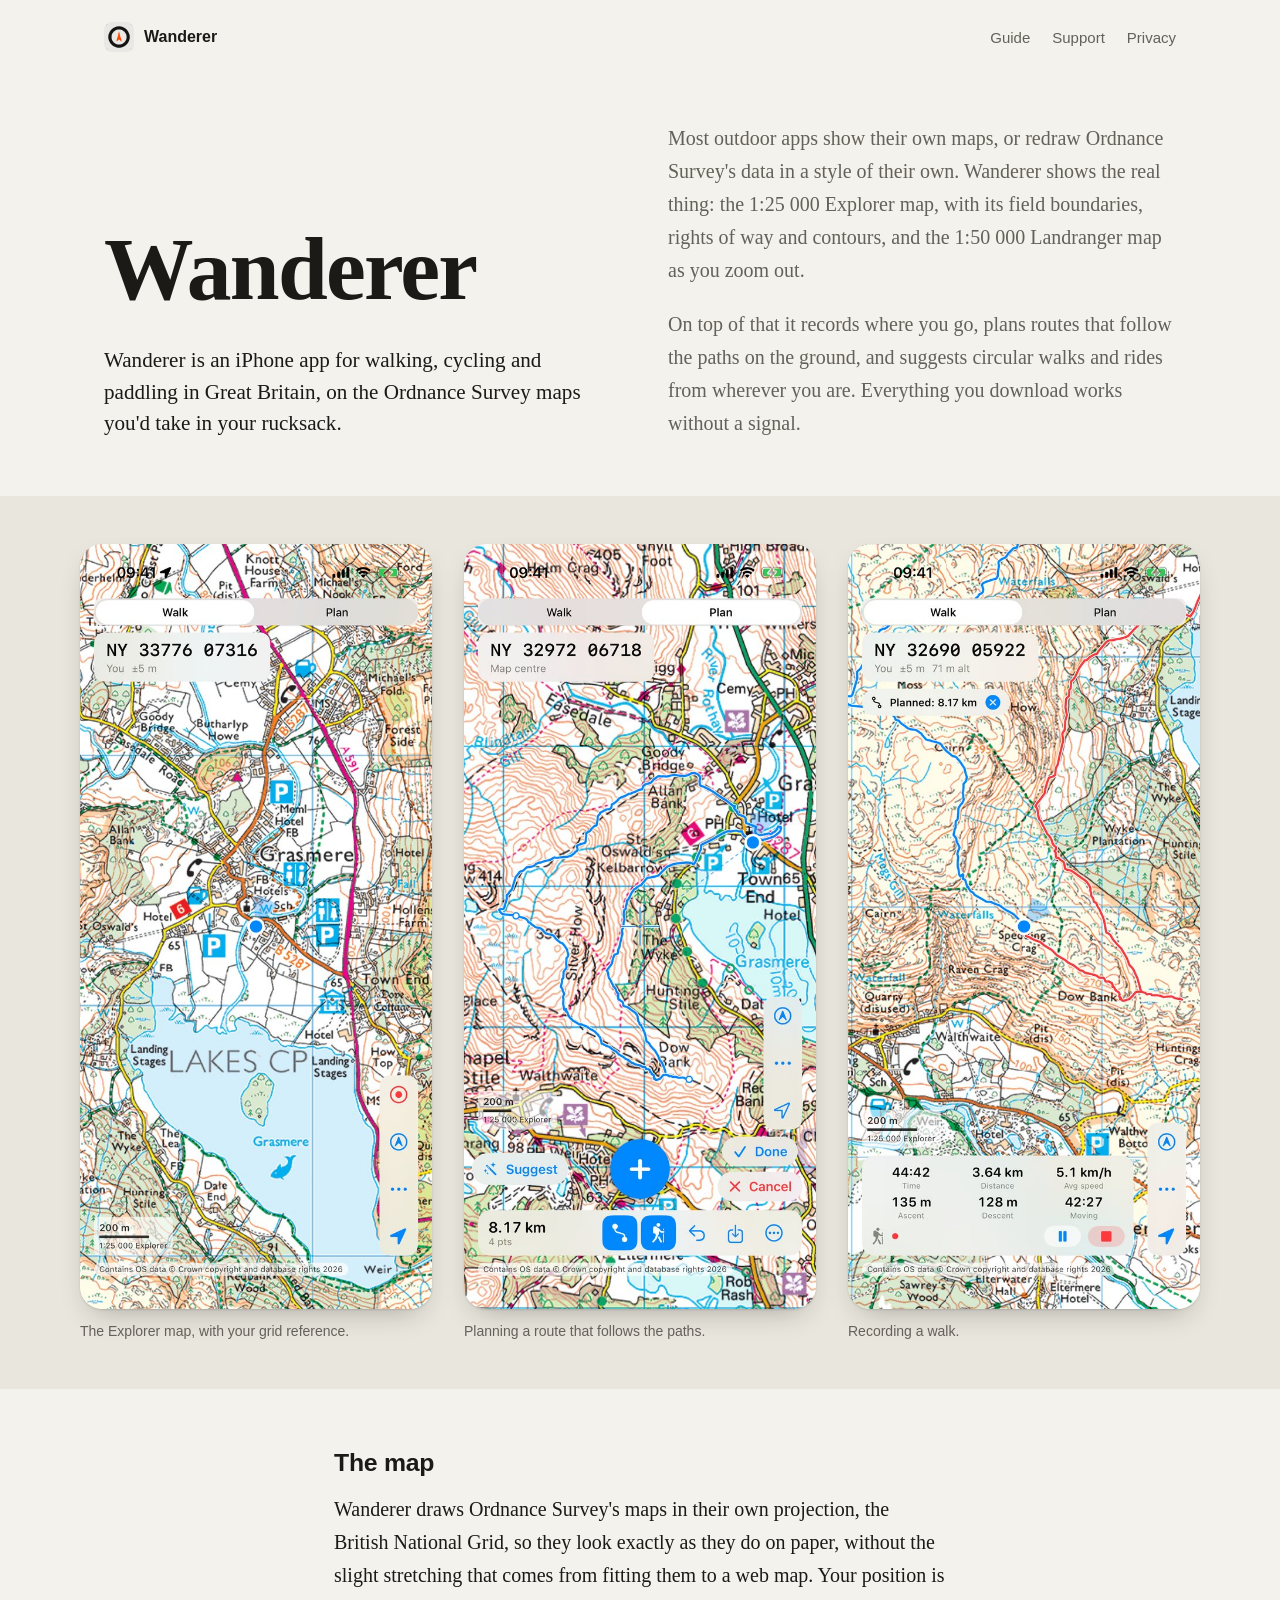
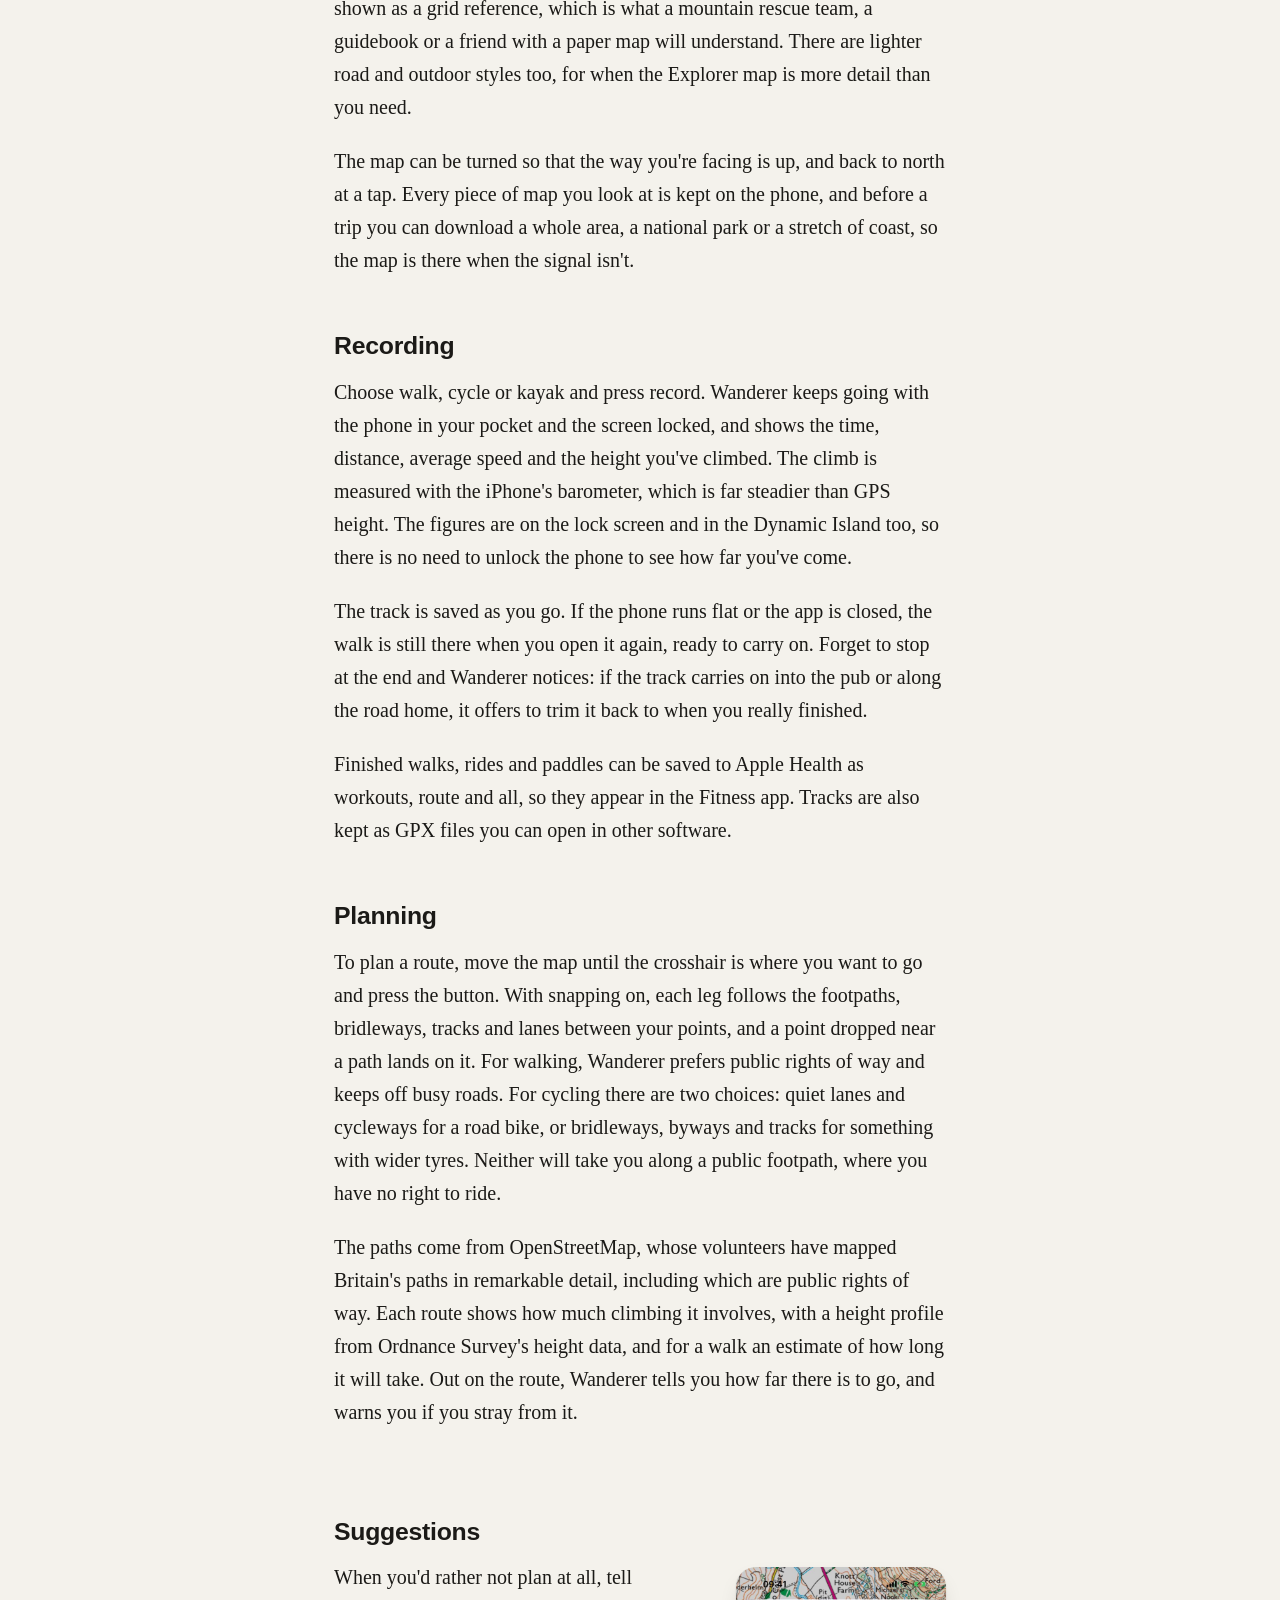
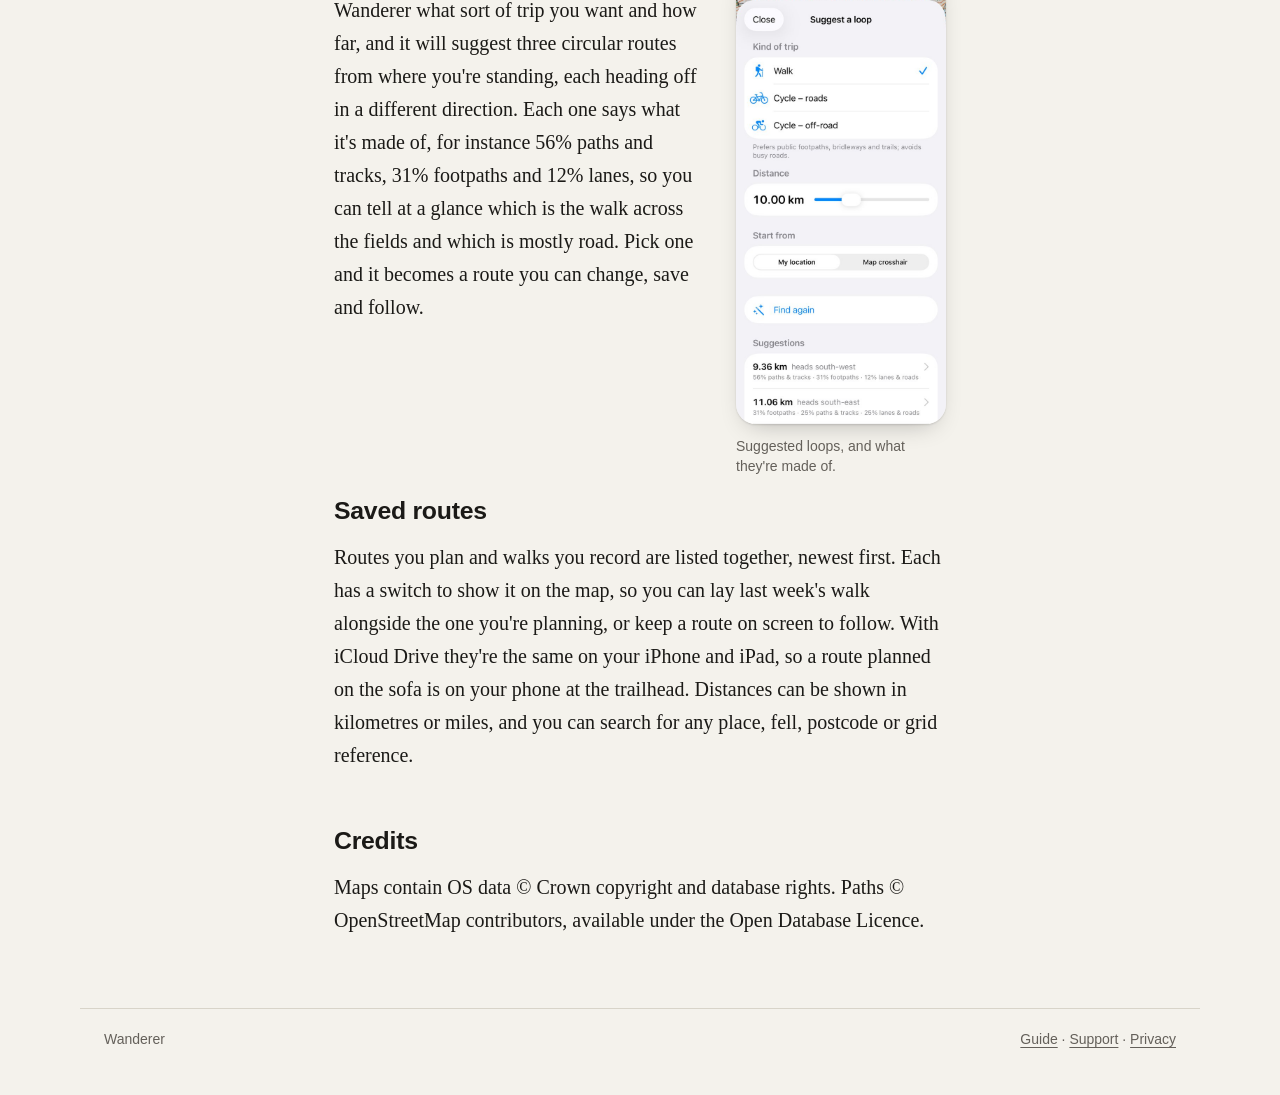
<file: index.html>
<!doctype html>
<html lang="en-GB">
<head>
<meta charset="utf-8">
<meta name="viewport" content="width=device-width, initial-scale=1, viewport-fit=cover">
<title>Wanderer</title>
<meta name="description" content="An iPhone app for walking, cycling and paddling on Ordnance Survey Explorer and Landranger maps, with track recording, route planning that follows real paths, and suggested circular routes.">
<link rel="icon" href="img/icon.png">
<link rel="apple-touch-icon" href="img/apple-touch-icon.png">
<link rel="stylesheet" href="site.css">
</head>
<body>
<header class="site gutter">
  <a class="name" href="./"><img src="img/icon.png" alt="" width="30" height="30">Wanderer</a>
  <nav><a href="guide.html">Guide</a><a href="support.html">Support</a><a href="privacy.html">Privacy</a></nav>
</header>

<main>
<div class="opening gutter">
  <div>
    <h1>Wanderer</h1>
    <p class="lead">Wanderer is an iPhone app for walking, cycling and paddling in Great Britain, on the Ordnance Survey maps you'd take in your rucksack.</p>
  </div>
  <div class="text">
    <p>Most outdoor apps show their own maps, or redraw Ordnance Survey's data in a style of their own. Wanderer shows the real thing: the 1:25&nbsp;000 Explorer map, with its field boundaries, rights of way and contours, and the 1:50&nbsp;000 Landranger map as you zoom out.</p>
    <p>On top of that it records where you go, plans routes that follow the paths on the ground, and suggests circular walks and rides from wherever you are. Everything you download works without a signal.</p>
  </div>
</div>

<section class="screens gutter" aria-label="Screens">
  <div class="row">
    <figure><img src="img/shots/map.jpg" alt="The Explorer map around Grasmere, with a six-figure grid reference at the top." width="600" height="1304"><figcaption>The Explorer map, with your grid reference.</figcaption></figure>
    <figure><img src="img/shots/loop.jpg" alt="Plan mode: a blue route looping over the fells west of Grasmere, with the distance and the add-point button." width="600" height="1304" loading="lazy"><figcaption>Planning a route that follows the paths.</figcaption></figure>
    <figure><img src="img/shots/record.jpg" alt="A walk being recorded: a red line on the map and the time, distance, average speed and ascent." width="600" height="1304" loading="lazy"><figcaption>Recording a walk.</figcaption></figure>
  </div>
</section>

<section class="text measure gutter">
  <h2>The map</h2>
  <p>Wanderer draws Ordnance Survey's maps in their own projection, the British National Grid, so they look exactly as they do on paper, without the slight stretching that comes from fitting them to a web map. Your position is shown as a grid reference, which is what a mountain rescue team, a guidebook or a friend with a paper map will understand. There are lighter road and outdoor styles too, for when the Explorer map is more detail than you need.</p>
  <p>The map can be turned so that the way you're facing is up, and back to north at a tap. Every piece of map you look at is kept on the phone, and before a trip you can download a whole area, a national park or a stretch of coast, so the map is there when the signal isn't.</p>

  <h2>Recording</h2>
  <p>Choose walk, cycle or kayak and press record. Wanderer keeps going with the phone in your pocket and the screen locked, and shows the time, distance, average speed and the height you've climbed. The climb is measured with the iPhone's barometer, which is far steadier than GPS height. The figures are on the lock screen and in the Dynamic Island too, so there is no need to unlock the phone to see how far you've come.</p>
  <p>The track is saved as you go. If the phone runs flat or the app is closed, the walk is still there when you open it again, ready to carry on. Forget to stop at the end and Wanderer notices: if the track carries on into the pub or along the road home, it offers to trim it back to when you really finished.</p>
  <p>Finished walks, rides and paddles can be saved to Apple Health as workouts, route and all, so they appear in the Fitness app. Tracks are also kept as GPX files you can open in other software.</p>

  <h2>Planning</h2>
  <p>To plan a route, move the map until the crosshair is where you want to go and press the button. With snapping on, each leg follows the footpaths, bridleways, tracks and lanes between your points, and a point dropped near a path lands on it. For walking, Wanderer prefers public rights of way and keeps off busy roads. For cycling there are two choices: quiet lanes and cycleways for a road bike, or bridleways, byways and tracks for something with wider tyres. Neither will take you along a public footpath, where you have no right to ride.</p>
  <p>The paths come from OpenStreetMap, whose volunteers have mapped Britain's paths in remarkable detail, including which are public rights of way. Each route shows how much climbing it involves, with a height profile from Ordnance Survey's height data, and for a walk an estimate of how long it will take. Out on the route, Wanderer tells you how far there is to go, and warns you if you stray from it.</p>
</section>

<section class="text measure gutter">
  <h2>Suggestions</h2>
  <figure class="aside-shot"><img src="img/shots/suggest.jpg" alt="Suggest a loop: walk, 10 km, from my location, with suggested loops listed with what they're made of." width="600" height="1304" loading="lazy"><figcaption>Suggested loops, and what they're made of.</figcaption></figure>
  <p>When you'd rather not plan at all, tell Wanderer what sort of trip you want and how far, and it will suggest three circular routes from where you're standing, each heading off in a different direction. Each one says what it's made of, for instance 56% paths and tracks, 31% footpaths and 12% lanes, so you can tell at a glance which is the walk across the fields and which is mostly road. Pick one and it becomes a route you can change, save and follow.</p>

  <h2>Saved routes</h2>
  <p>Routes you plan and walks you record are listed together, newest first. Each has a switch to show it on the map, so you can lay last week's walk alongside the one you're planning, or keep a route on screen to follow. With iCloud Drive they're the same on your iPhone and iPad, so a route planned on the sofa is on your phone at the trailhead. Distances can be shown in kilometres or miles, and you can search for any place, fell, postcode or grid reference.</p>

  <h2>Credits</h2>
  <p>Maps contain OS data © Crown copyright and database rights. Paths © OpenStreetMap contributors, available under the Open Database Licence.</p>
</section>
</main>

<footer class="gutter"><span>Wanderer</span><span><a href="guide.html">Guide</a> · <a href="support.html">Support</a> · <a href="privacy.html">Privacy</a></span></footer>
</body>
</html>
</file>
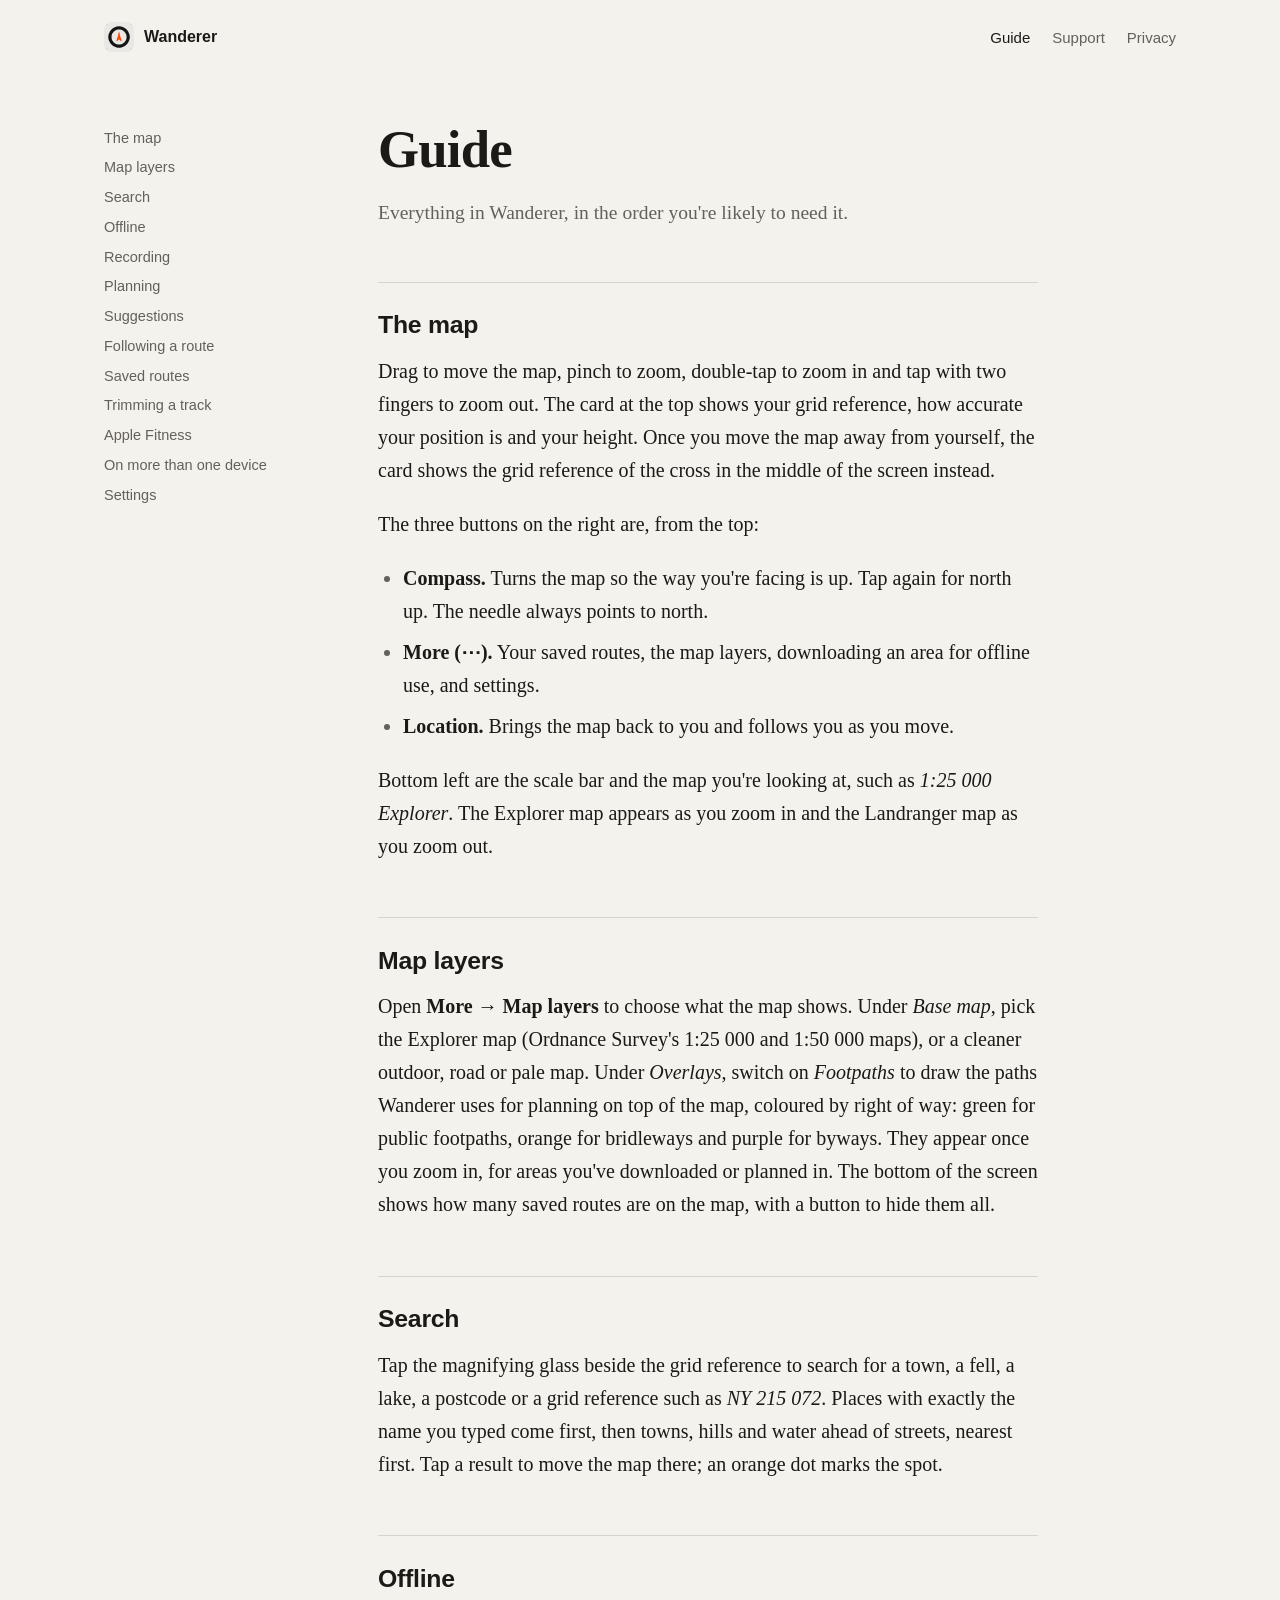
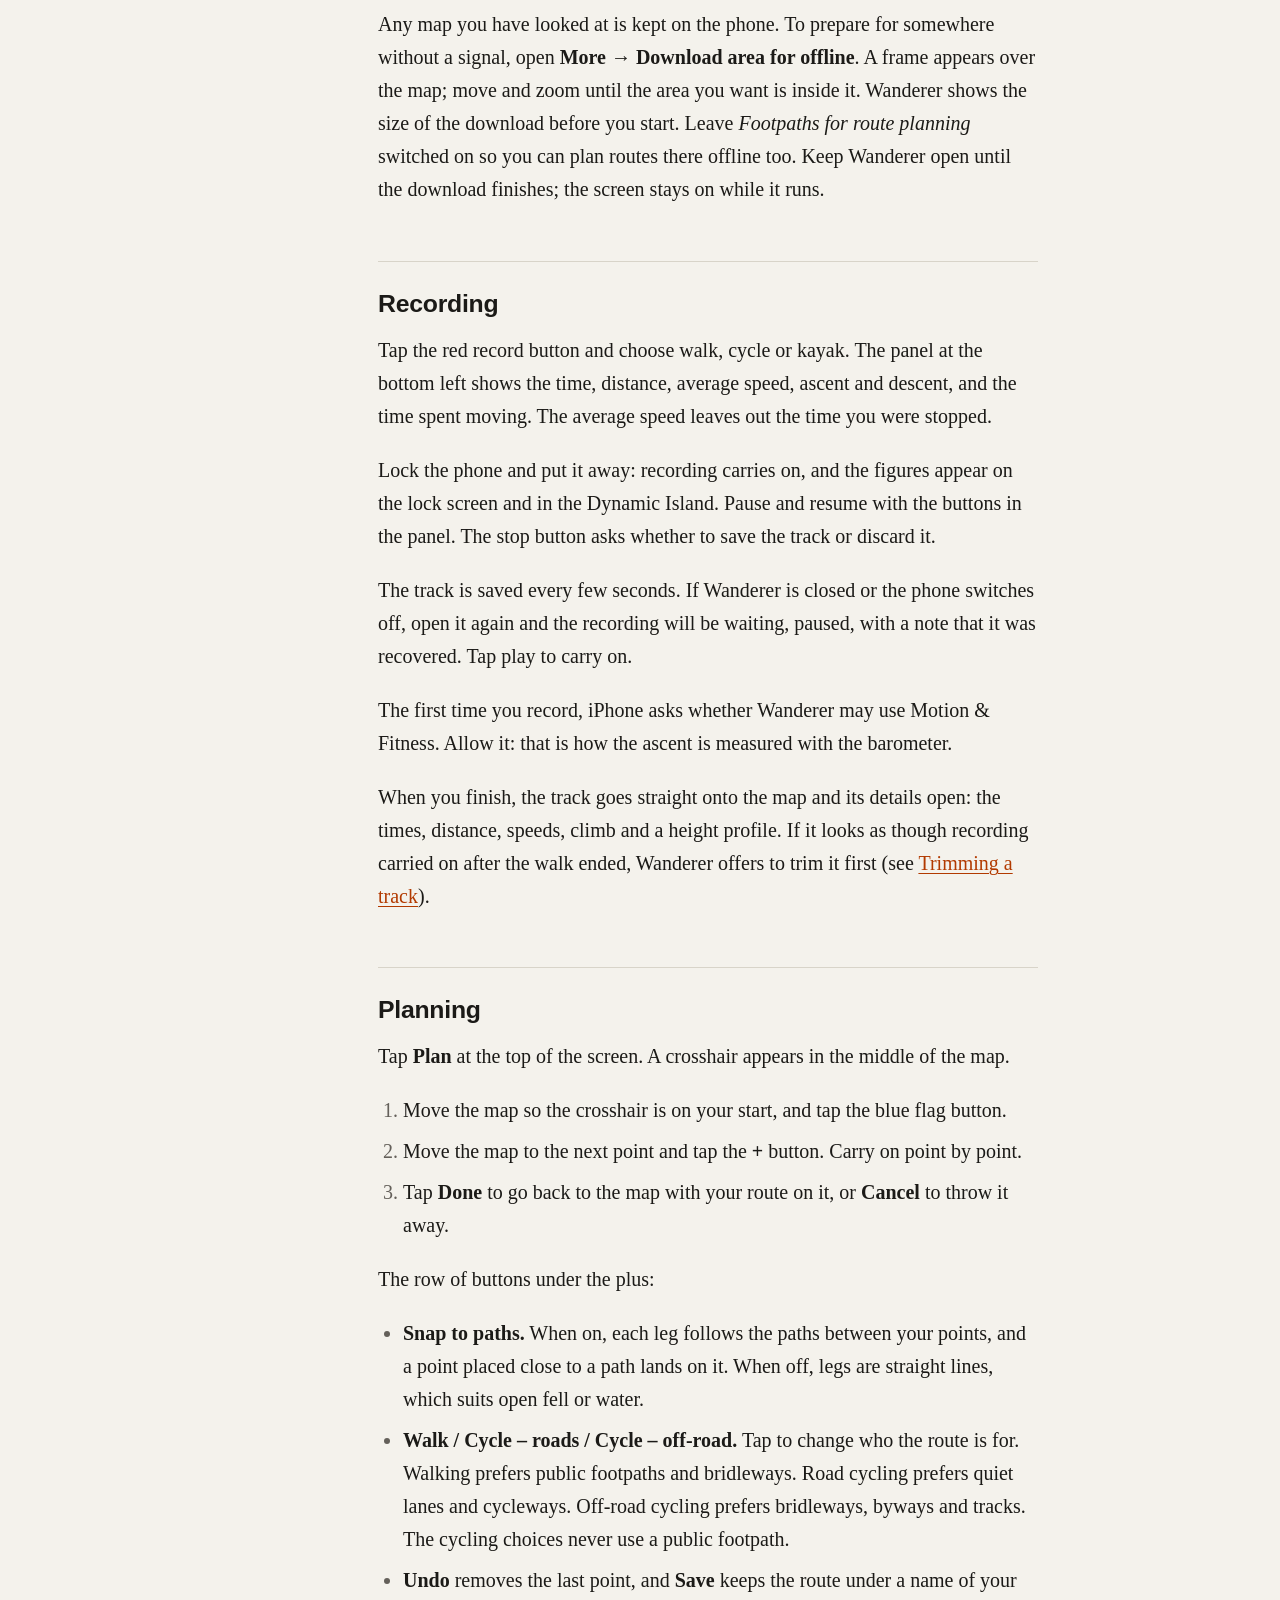
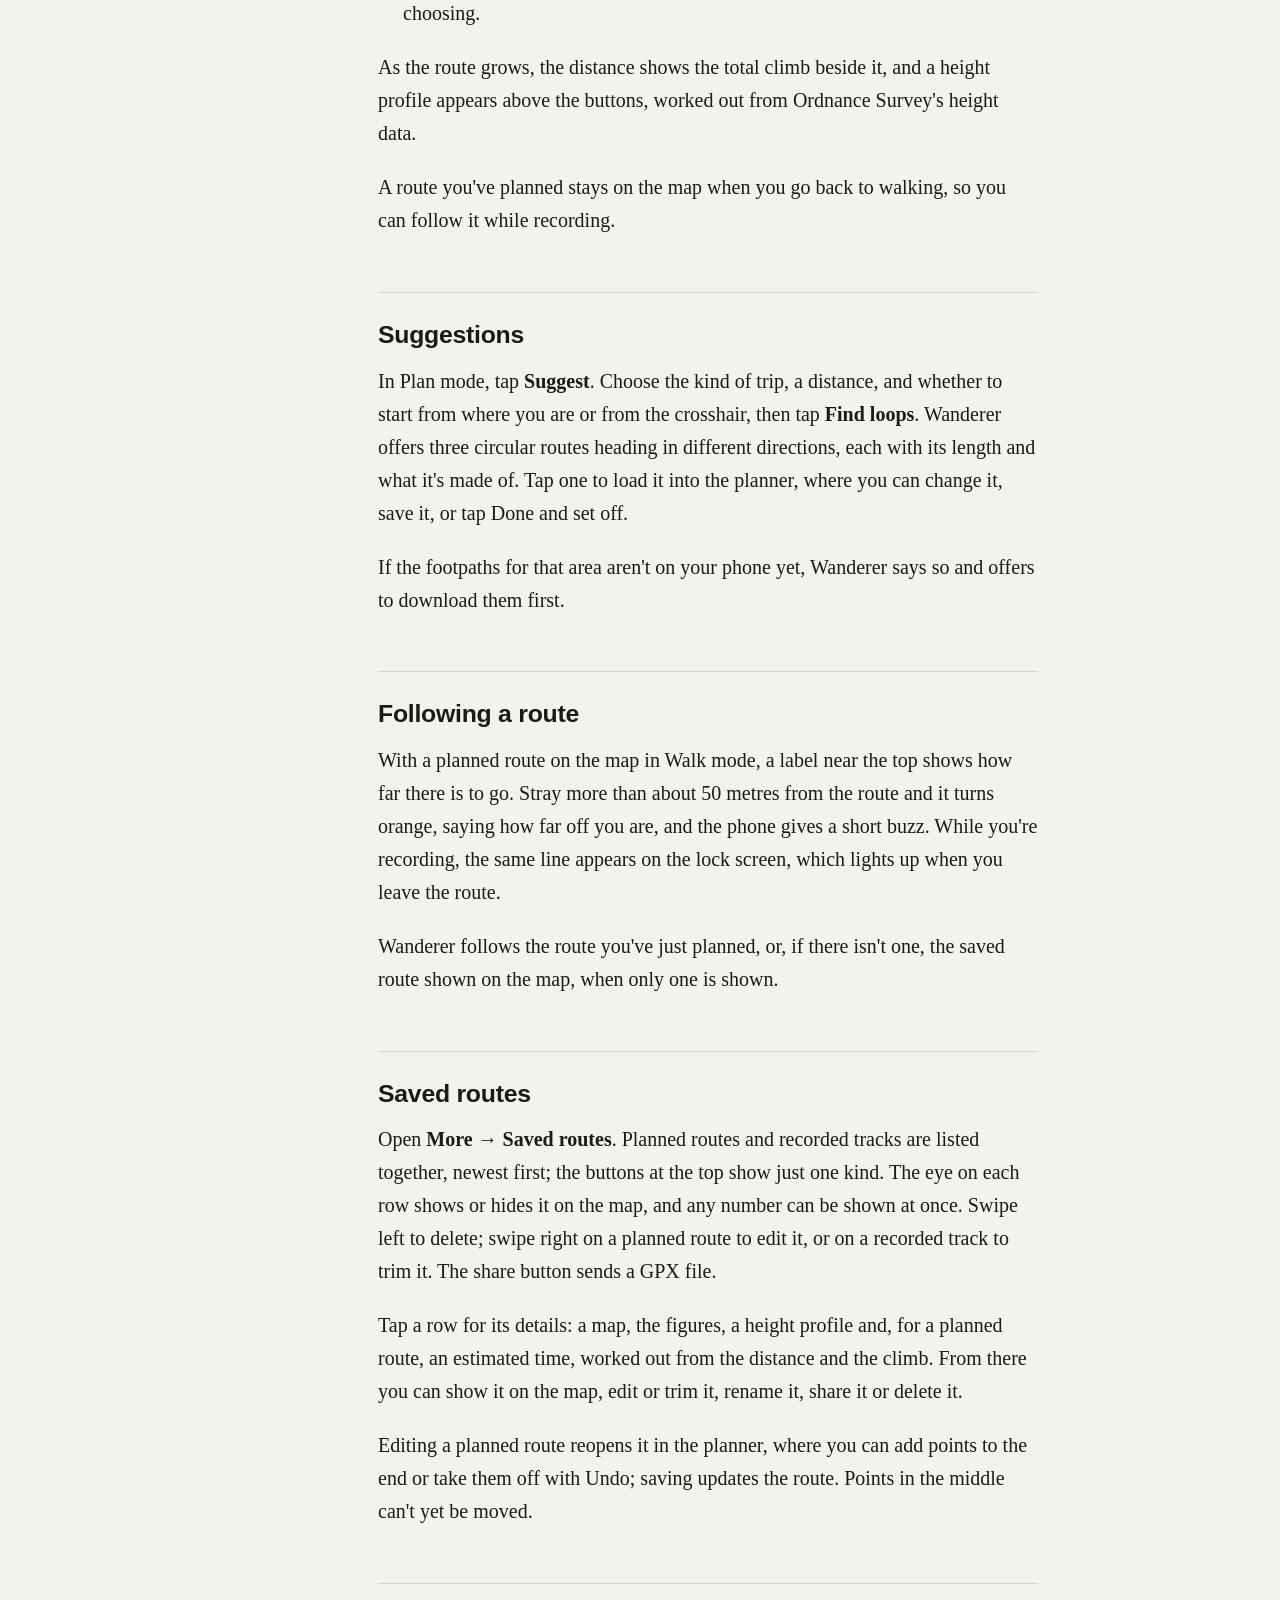
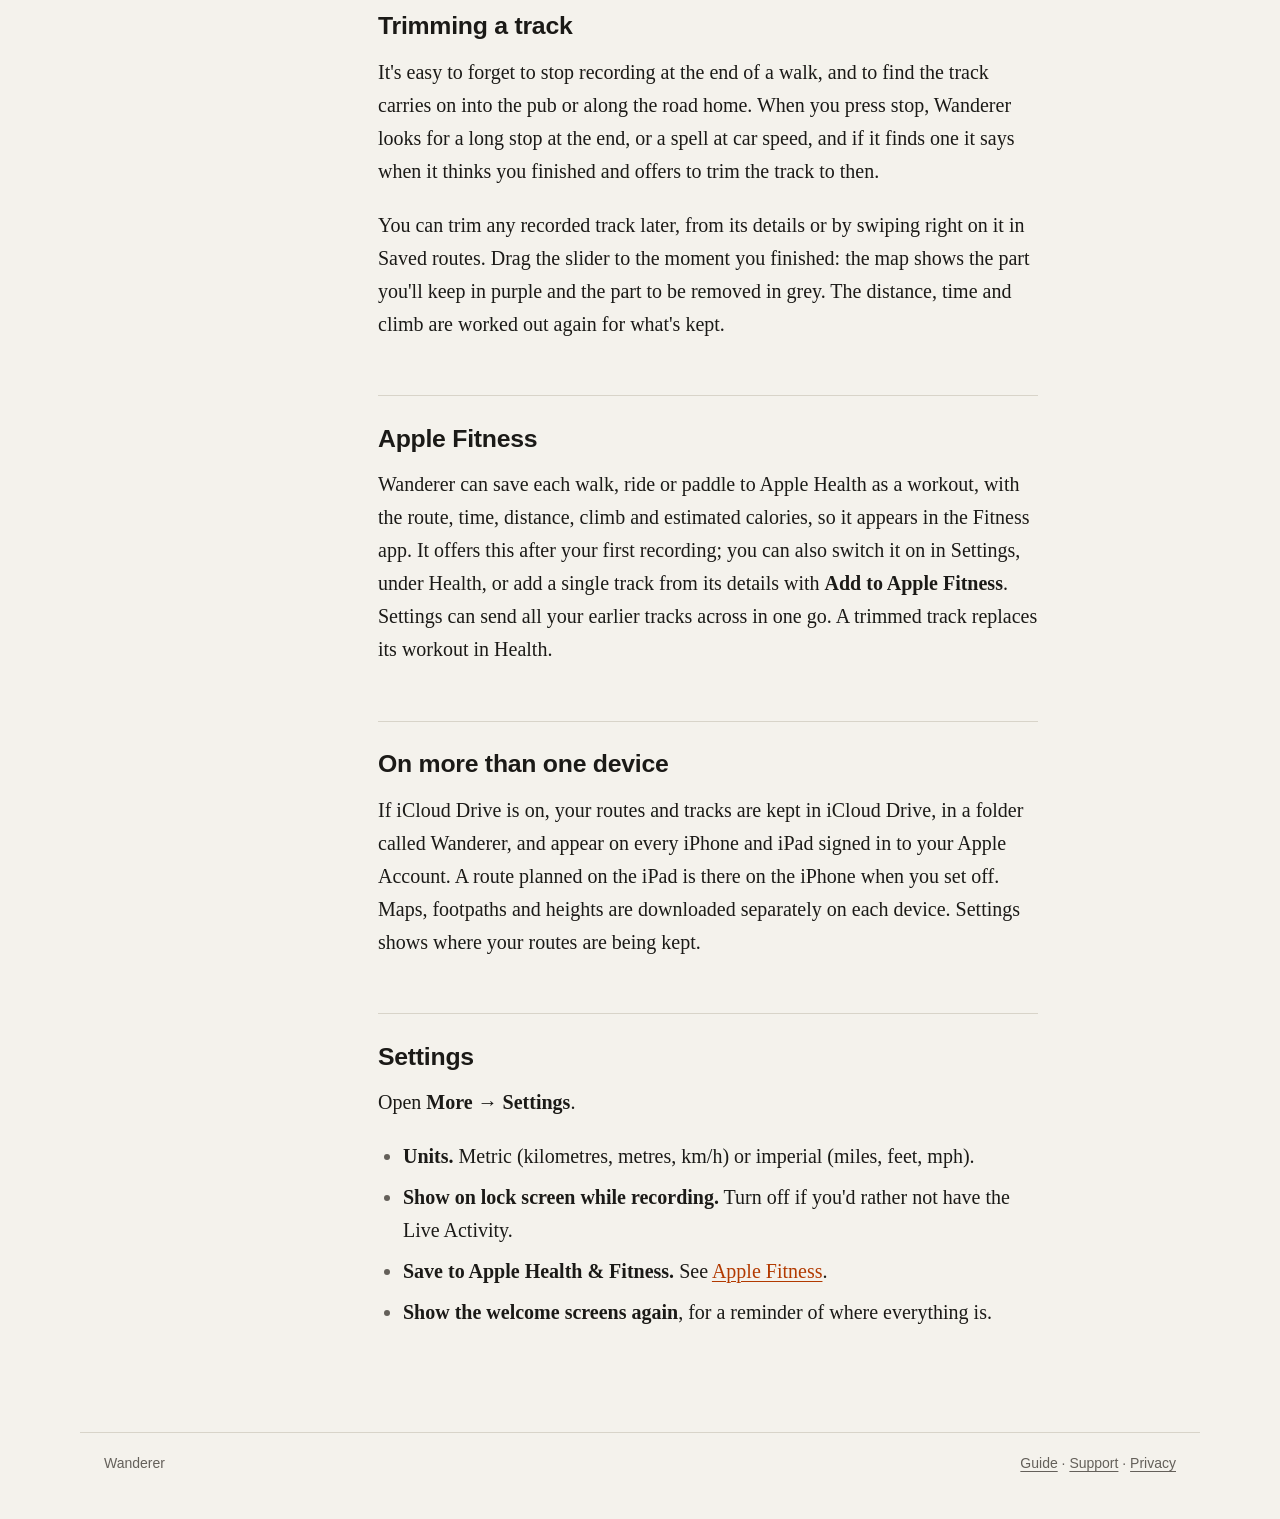
<file: guide.html>
<!doctype html>
<html lang="en-GB">
<head>
<meta charset="utf-8">
<meta name="viewport" content="width=device-width, initial-scale=1, viewport-fit=cover">
<title>Guide · Wanderer</title>
<meta name="description" content="How to use Wanderer: the map, map layers, offline areas, recording, planning, suggested loops, saved routes and settings.">
<link rel="icon" href="img/icon.png">
<link rel="apple-touch-icon" href="img/apple-touch-icon.png">
<link rel="stylesheet" href="site.css">
</head>
<body>
<header class="site gutter">
  <a class="name" href="./"><img src="img/icon.png" alt="" width="30" height="30">Wanderer</a>
  <nav><a href="guide.html" aria-current="page">Guide</a><a href="support.html">Support</a><a href="privacy.html">Privacy</a></nav>
</header>

<main class="doc gutter">
  <ol class="contents">
    <li><a href="#map">The map</a></li>
    <li><a href="#layers">Map layers</a></li>
    <li><a href="#search">Search</a></li>
    <li><a href="#offline">Offline</a></li>
    <li><a href="#recording">Recording</a></li>
    <li><a href="#planning">Planning</a></li>
    <li><a href="#suggestions">Suggestions</a></li>
    <li><a href="#following">Following a route</a></li>
    <li><a href="#saved">Saved routes</a></li>
    <li><a href="#trimming">Trimming a track</a></li>
    <li><a href="#fitness">Apple Fitness</a></li>
    <li><a href="#devices">On more than one device</a></li>
    <li><a href="#settings">Settings</a></li>
  </ol>
  <article>
    <h1>Guide</h1>
    <p class="lead">Everything in Wanderer, in the order you're likely to need it.</p>

    <h2 id="map">The map</h2>
    <p>Drag to move the map, pinch to zoom, double-tap to zoom in and tap with two fingers to zoom out. The card at the top shows your grid reference, how accurate your position is and your height. Once you move the map away from yourself, the card shows the grid reference of the cross in the middle of the screen instead.</p>
    <p>The three buttons on the right are, from the top:</p>
    <ul>
      <li><strong>Compass.</strong> Turns the map so the way you're facing is up. Tap again for north up. The needle always points to north.</li>
      <li><strong>More (⋯).</strong> Your saved routes, the map layers, downloading an area for offline use, and settings.</li>
      <li><strong>Location.</strong> Brings the map back to you and follows you as you move.</li>
    </ul>
    <p>Bottom left are the scale bar and the map you're looking at, such as <em>1:25 000 Explorer</em>. The Explorer map appears as you zoom in and the Landranger map as you zoom out.</p>

    <h2 id="layers">Map layers</h2>
    <p>Open <strong>More → Map layers</strong> to choose what the map shows. Under <em>Base map</em>, pick the Explorer map (Ordnance Survey's 1:25 000 and 1:50 000 maps), or a cleaner outdoor, road or pale map. Under <em>Overlays</em>, switch on <em>Footpaths</em> to draw the paths Wanderer uses for planning on top of the map, coloured by right of way: green for public footpaths, orange for bridleways and purple for byways. They appear once you zoom in, for areas you've downloaded or planned in. The bottom of the screen shows how many saved routes are on the map, with a button to hide them all.</p>

    <h2 id="search">Search</h2>
    <p>Tap the magnifying glass beside the grid reference to search for a town, a fell, a lake, a postcode or a grid reference such as <em>NY 215 072</em>. Places with exactly the name you typed come first, then towns, hills and water ahead of streets, nearest first. Tap a result to move the map there; an orange dot marks the spot.</p>

    <h2 id="offline">Offline</h2>
    <p>Any map you have looked at is kept on the phone. To prepare for somewhere without a signal, open <strong>More → Download area for offline</strong>. A frame appears over the map; move and zoom until the area you want is inside it. Wanderer shows the size of the download before you start. Leave <em>Footpaths for route planning</em> switched on so you can plan routes there offline too. Keep Wanderer open until the download finishes; the screen stays on while it runs.</p>

    <h2 id="recording">Recording</h2>
    <p>Tap the red record button and choose walk, cycle or kayak. The panel at the bottom left shows the time, distance, average speed, ascent and descent, and the time spent moving. The average speed leaves out the time you were stopped.</p>
    <p>Lock the phone and put it away: recording carries on, and the figures appear on the lock screen and in the Dynamic Island. Pause and resume with the buttons in the panel. The stop button asks whether to save the track or discard it.</p>
    <p>The track is saved every few seconds. If Wanderer is closed or the phone switches off, open it again and the recording will be waiting, paused, with a note that it was recovered. Tap play to carry on.</p>
    <p>The first time you record, iPhone asks whether Wanderer may use Motion &amp; Fitness. Allow it: that is how the ascent is measured with the barometer.</p>
    <p>When you finish, the track goes straight onto the map and its details open: the times, distance, speeds, climb and a height profile. If it looks as though recording carried on after the walk ended, Wanderer offers to trim it first (see <a href="#trimming">Trimming a track</a>).</p>

    <h2 id="planning">Planning</h2>
    <p>Tap <strong>Plan</strong> at the top of the screen. A crosshair appears in the middle of the map.</p>
    <ol>
      <li>Move the map so the crosshair is on your start, and tap the blue flag button.</li>
      <li>Move the map to the next point and tap the <strong>+</strong> button. Carry on point by point.</li>
      <li>Tap <strong>Done</strong> to go back to the map with your route on it, or <strong>Cancel</strong> to throw it away.</li>
    </ol>
    <p>The row of buttons under the plus:</p>
    <ul>
      <li><strong>Snap to paths.</strong> When on, each leg follows the paths between your points, and a point placed close to a path lands on it. When off, legs are straight lines, which suits open fell or water.</li>
      <li><strong>Walk / Cycle – roads / Cycle – off-road.</strong> Tap to change who the route is for. Walking prefers public footpaths and bridleways. Road cycling prefers quiet lanes and cycleways. Off-road cycling prefers bridleways, byways and tracks. The cycling choices never use a public footpath.</li>
      <li><strong>Undo</strong> removes the last point, and <strong>Save</strong> keeps the route under a name of your choosing.</li>
    </ul>
    <p>As the route grows, the distance shows the total climb beside it, and a height profile appears above the buttons, worked out from Ordnance Survey's height data.</p>
    <p>A route you've planned stays on the map when you go back to walking, so you can follow it while recording.</p>

    <h2 id="suggestions">Suggestions</h2>
    <p>In Plan mode, tap <strong>Suggest</strong>. Choose the kind of trip, a distance, and whether to start from where you are or from the crosshair, then tap <strong>Find loops</strong>. Wanderer offers three circular routes heading in different directions, each with its length and what it's made of. Tap one to load it into the planner, where you can change it, save it, or tap Done and set off.</p>
    <p>If the footpaths for that area aren't on your phone yet, Wanderer says so and offers to download them first.</p>

    <h2 id="following">Following a route</h2>
    <p>With a planned route on the map in Walk mode, a label near the top shows how far there is to go. Stray more than about 50 metres from the route and it turns orange, saying how far off you are, and the phone gives a short buzz. While you're recording, the same line appears on the lock screen, which lights up when you leave the route.</p>
    <p>Wanderer follows the route you've just planned, or, if there isn't one, the saved route shown on the map, when only one is shown.</p>

    <h2 id="saved">Saved routes</h2>
    <p>Open <strong>More → Saved routes</strong>. Planned routes and recorded tracks are listed together, newest first; the buttons at the top show just one kind. The eye on each row shows or hides it on the map, and any number can be shown at once. Swipe left to delete; swipe right on a planned route to edit it, or on a recorded track to trim it. The share button sends a GPX file.</p>
    <p>Tap a row for its details: a map, the figures, a height profile and, for a planned route, an estimated time, worked out from the distance and the climb. From there you can show it on the map, edit or trim it, rename it, share it or delete it.</p>
    <p>Editing a planned route reopens it in the planner, where you can add points to the end or take them off with Undo; saving updates the route. Points in the middle can't yet be moved.</p>

    <h2 id="trimming">Trimming a track</h2>
    <p>It's easy to forget to stop recording at the end of a walk, and to find the track carries on into the pub or along the road home. When you press stop, Wanderer looks for a long stop at the end, or a spell at car speed, and if it finds one it says when it thinks you finished and offers to trim the track to then.</p>
    <p>You can trim any recorded track later, from its details or by swiping right on it in Saved routes. Drag the slider to the moment you finished: the map shows the part you'll keep in purple and the part to be removed in grey. The distance, time and climb are worked out again for what's kept.</p>

    <h2 id="fitness">Apple Fitness</h2>
    <p>Wanderer can save each walk, ride or paddle to Apple Health as a workout, with the route, time, distance, climb and estimated calories, so it appears in the Fitness app. It offers this after your first recording; you can also switch it on in Settings, under Health, or add a single track from its details with <strong>Add to Apple Fitness</strong>. Settings can send all your earlier tracks across in one go. A trimmed track replaces its workout in Health.</p>

    <h2 id="devices">On more than one device</h2>
    <p>If iCloud Drive is on, your routes and tracks are kept in iCloud Drive, in a folder called Wanderer, and appear on every iPhone and iPad signed in to your Apple Account. A route planned on the iPad is there on the iPhone when you set off. Maps, footpaths and heights are downloaded separately on each device. Settings shows where your routes are being kept.</p>

    <h2 id="settings">Settings</h2>
    <p>Open <strong>More → Settings</strong>.</p>
    <ul>
      <li><strong>Units.</strong> Metric (kilometres, metres, km/h) or imperial (miles, feet, mph).</li>
      <li><strong>Show on lock screen while recording.</strong> Turn off if you'd rather not have the Live Activity.</li>
      <li><strong>Save to Apple Health &amp; Fitness.</strong> See <a href="#fitness">Apple Fitness</a>.</li>
      <li><strong>Show the welcome screens again</strong>, for a reminder of where everything is.</li>
    </ul>
  </article>
</main>

<footer class="gutter"><span>Wanderer</span><span><a href="guide.html">Guide</a> · <a href="support.html">Support</a> · <a href="privacy.html">Privacy</a></span></footer>
</body>
</html>
</file>
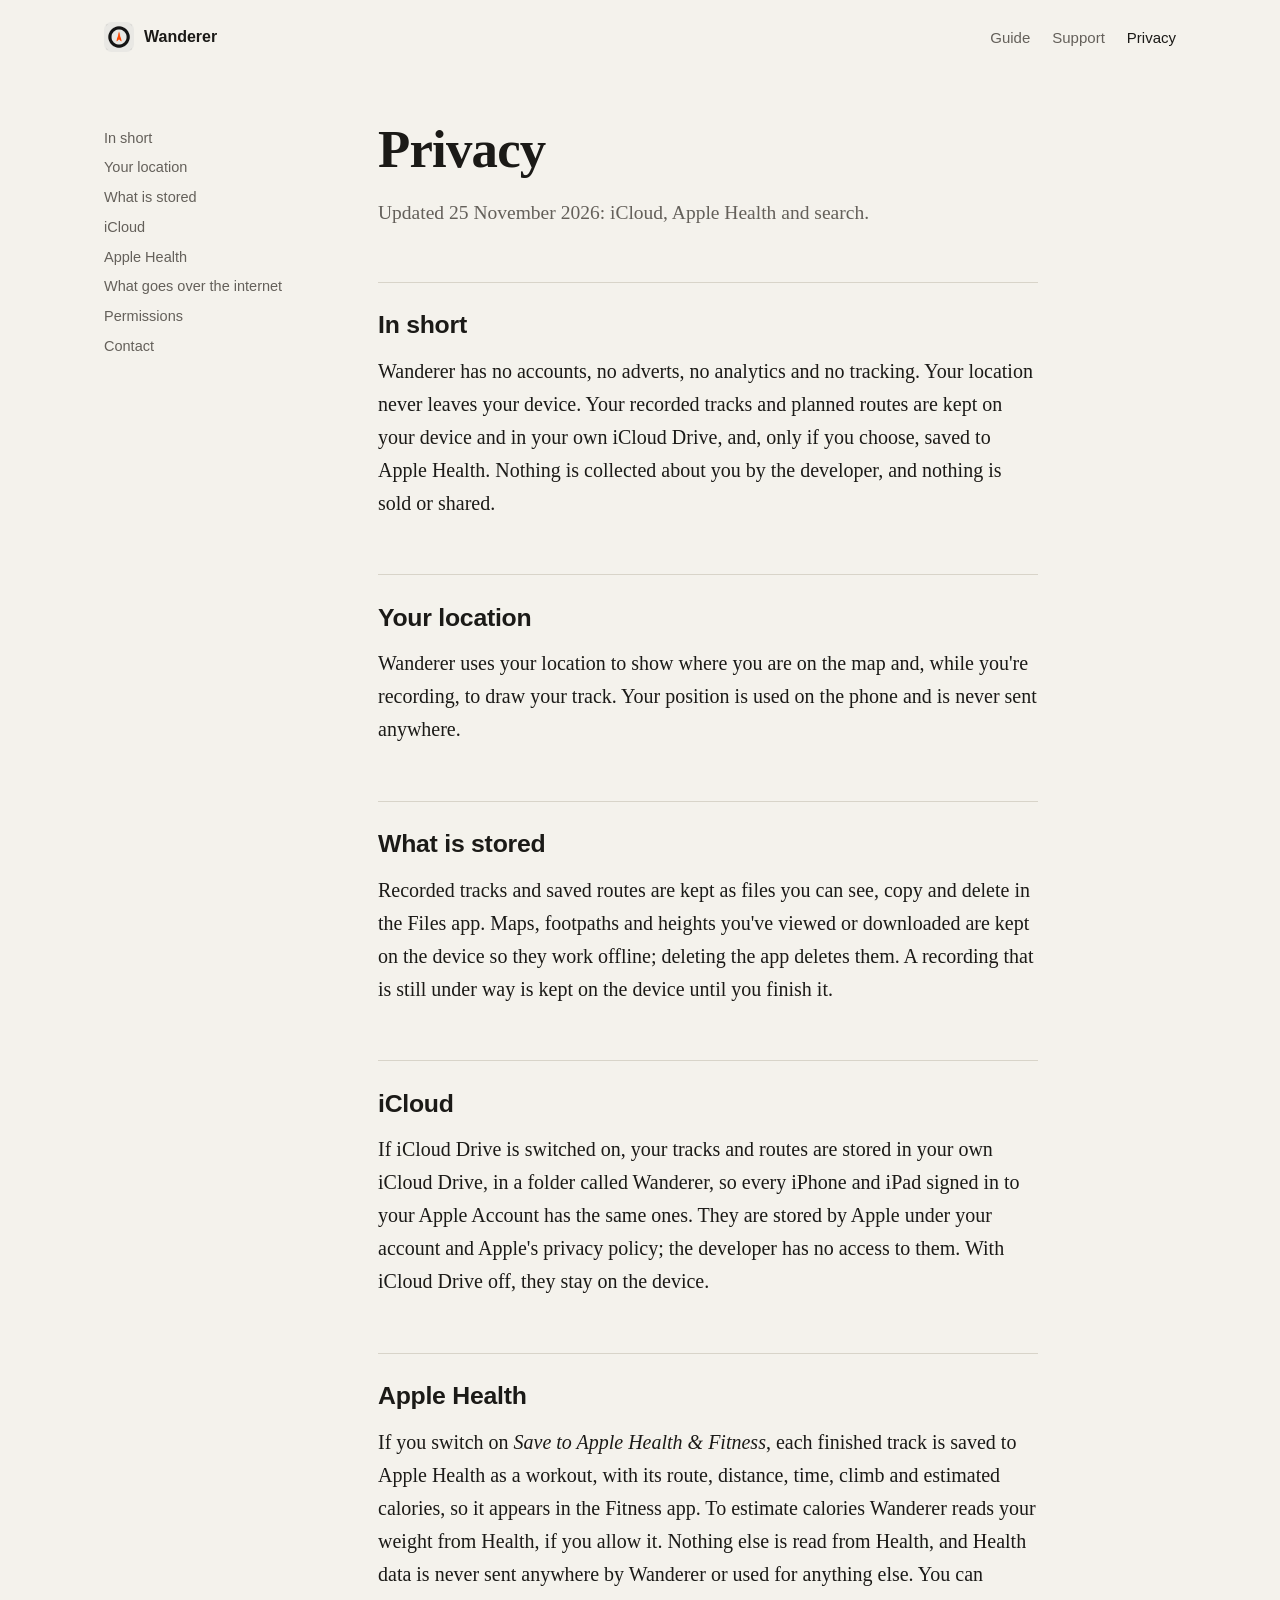
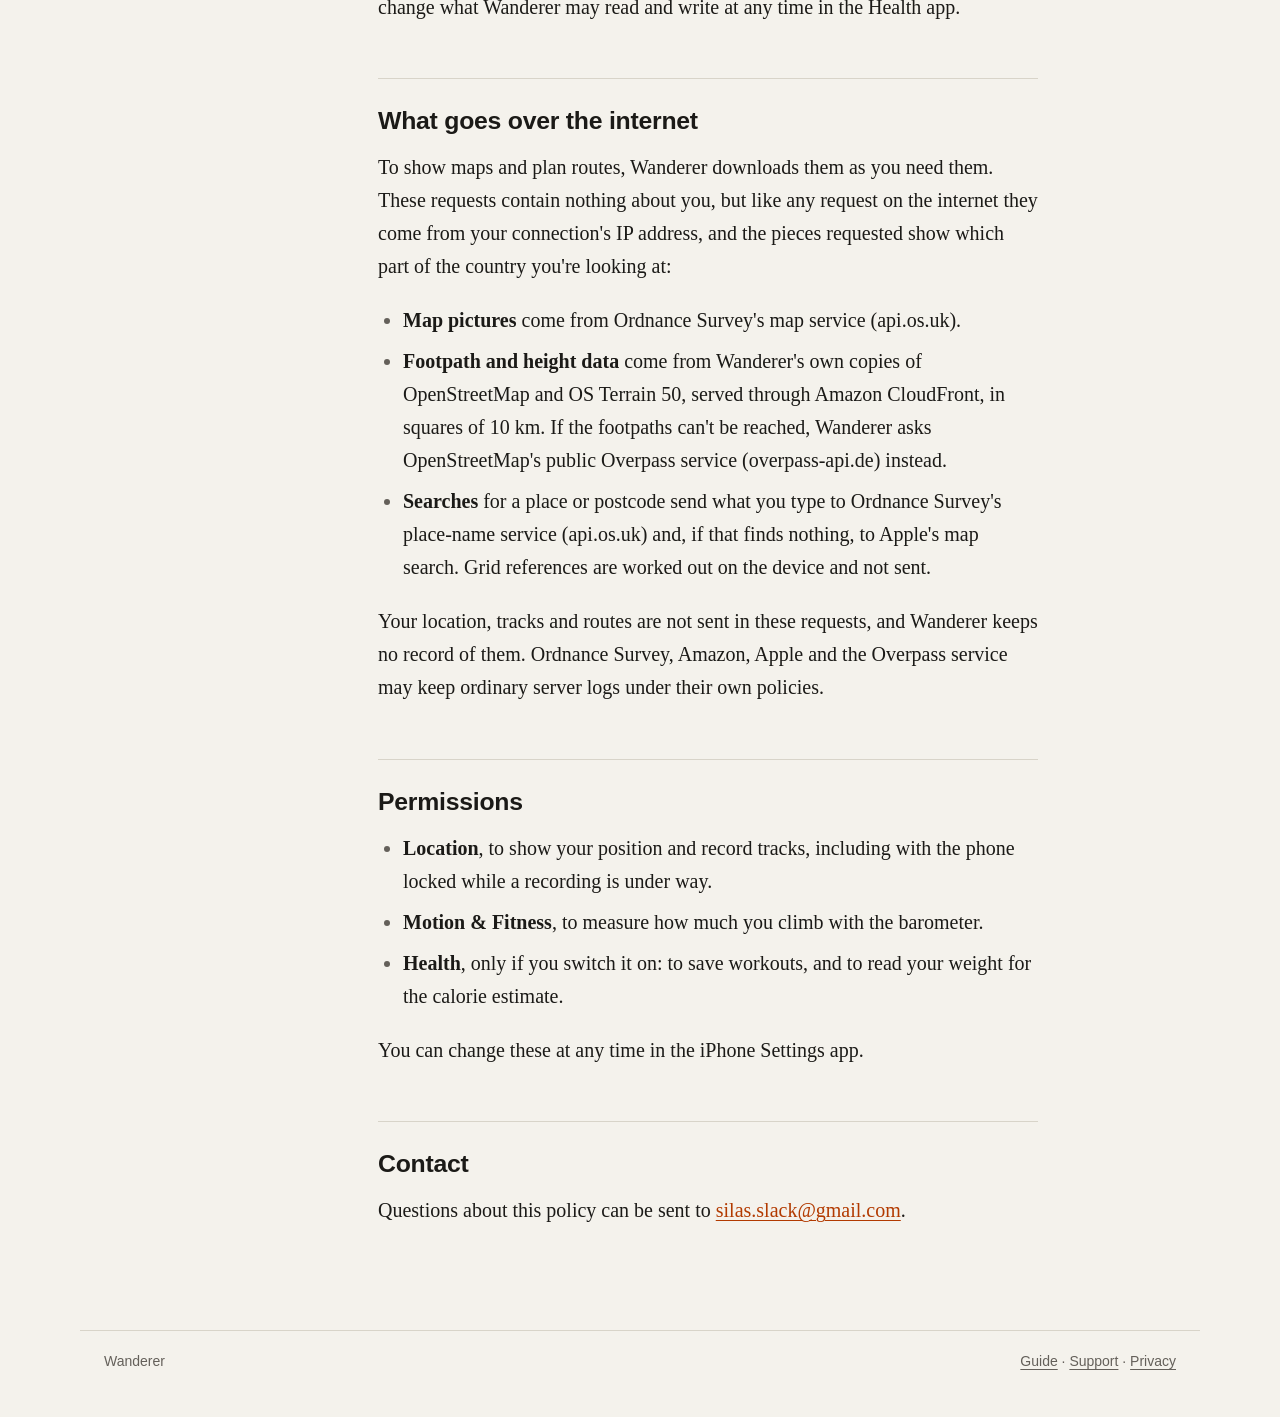
<file: privacy.html>
<!doctype html>
<html lang="en-GB">
<head>
<meta charset="utf-8">
<meta name="viewport" content="width=device-width, initial-scale=1, viewport-fit=cover">
<title>Privacy · Wanderer</title>
<meta name="description" content="Wanderer's privacy policy: your location and routes stay on your iPhone.">
<link rel="icon" href="img/icon.png">
<link rel="apple-touch-icon" href="img/apple-touch-icon.png">
<link rel="stylesheet" href="site.css">
</head>
<body>
<header class="site gutter">
  <a class="name" href="./"><img src="img/icon.png" alt="" width="30" height="30">Wanderer</a>
  <nav><a href="guide.html">Guide</a><a href="support.html">Support</a><a href="privacy.html" aria-current="page">Privacy</a></nav>
</header>

<main class="doc gutter">
  <ol class="contents">
    <li><a href="#summary">In short</a></li>
    <li><a href="#location">Your location</a></li>
    <li><a href="#stored">What is stored</a></li>
    <li><a href="#icloud">iCloud</a></li>
    <li><a href="#health">Apple Health</a></li>
    <li><a href="#network">What goes over the internet</a></li>
    <li><a href="#permissions">Permissions</a></li>
    <li><a href="#contact">Contact</a></li>
  </ol>
  <article>
    <h1>Privacy</h1>
    <p class="lead">Updated 25 November 2026: iCloud, Apple Health and search.</p>

    <h2 id="summary">In short</h2>
    <p>Wanderer has no accounts, no adverts, no analytics and no tracking. Your location never leaves your device. Your recorded tracks and planned routes are kept on your device and in your own iCloud Drive, and, only if you choose, saved to Apple Health. Nothing is collected about you by the developer, and nothing is sold or shared.</p>

    <h2 id="location">Your location</h2>
    <p>Wanderer uses your location to show where you are on the map and, while you're recording, to draw your track. Your position is used on the phone and is never sent anywhere.</p>

    <h2 id="stored">What is stored</h2>
    <p>Recorded tracks and saved routes are kept as files you can see, copy and delete in the Files app. Maps, footpaths and heights you've viewed or downloaded are kept on the device so they work offline; deleting the app deletes them. A recording that is still under way is kept on the device until you finish it.</p>

    <h2 id="icloud">iCloud</h2>
    <p>If iCloud Drive is switched on, your tracks and routes are stored in your own iCloud Drive, in a folder called Wanderer, so every iPhone and iPad signed in to your Apple Account has the same ones. They are stored by Apple under your account and Apple's privacy policy; the developer has no access to them. With iCloud Drive off, they stay on the device.</p>

    <h2 id="health">Apple Health</h2>
    <p>If you switch on <em>Save to Apple Health &amp; Fitness</em>, each finished track is saved to Apple Health as a workout, with its route, distance, time, climb and estimated calories, so it appears in the Fitness app. To estimate calories Wanderer reads your weight from Health, if you allow it. Nothing else is read from Health, and Health data is never sent anywhere by Wanderer or used for anything else. You can change what Wanderer may read and write at any time in the Health app.</p>

    <h2 id="network">What goes over the internet</h2>
    <p>To show maps and plan routes, Wanderer downloads them as you need them. These requests contain nothing about you, but like any request on the internet they come from your connection's IP address, and the pieces requested show which part of the country you're looking at:</p>
    <ul>
      <li><strong>Map pictures</strong> come from Ordnance Survey's map service (api.os.uk).</li>
      <li><strong>Footpath and height data</strong> come from Wanderer's own copies of OpenStreetMap and OS Terrain 50, served through Amazon CloudFront, in squares of 10 km. If the footpaths can't be reached, Wanderer asks OpenStreetMap's public Overpass service (overpass-api.de) instead.</li>
      <li><strong>Searches</strong> for a place or postcode send what you type to Ordnance Survey's place-name service (api.os.uk) and, if that finds nothing, to Apple's map search. Grid references are worked out on the device and not sent.</li>
    </ul>
    <p>Your location, tracks and routes are not sent in these requests, and Wanderer keeps no record of them. Ordnance Survey, Amazon, Apple and the Overpass service may keep ordinary server logs under their own policies.</p>

    <h2 id="permissions">Permissions</h2>
    <ul>
      <li><strong>Location</strong>, to show your position and record tracks, including with the phone locked while a recording is under way.</li>
      <li><strong>Motion &amp; Fitness</strong>, to measure how much you climb with the barometer.</li>
      <li><strong>Health</strong>, only if you switch it on: to save workouts, and to read your weight for the calorie estimate.</li>
    </ul>
    <p>You can change these at any time in the iPhone Settings app.</p>

    <h2 id="contact">Contact</h2>
    <p>Questions about this policy can be sent to <a href="mailto:silas.slack@gmail.com">silas.slack@gmail.com</a>.</p>
  </article>
</main>

<footer class="gutter"><span>Wanderer</span><span><a href="guide.html">Guide</a> · <a href="support.html">Support</a> · <a href="privacy.html">Privacy</a></span></footer>
</body>
</html>
</file>
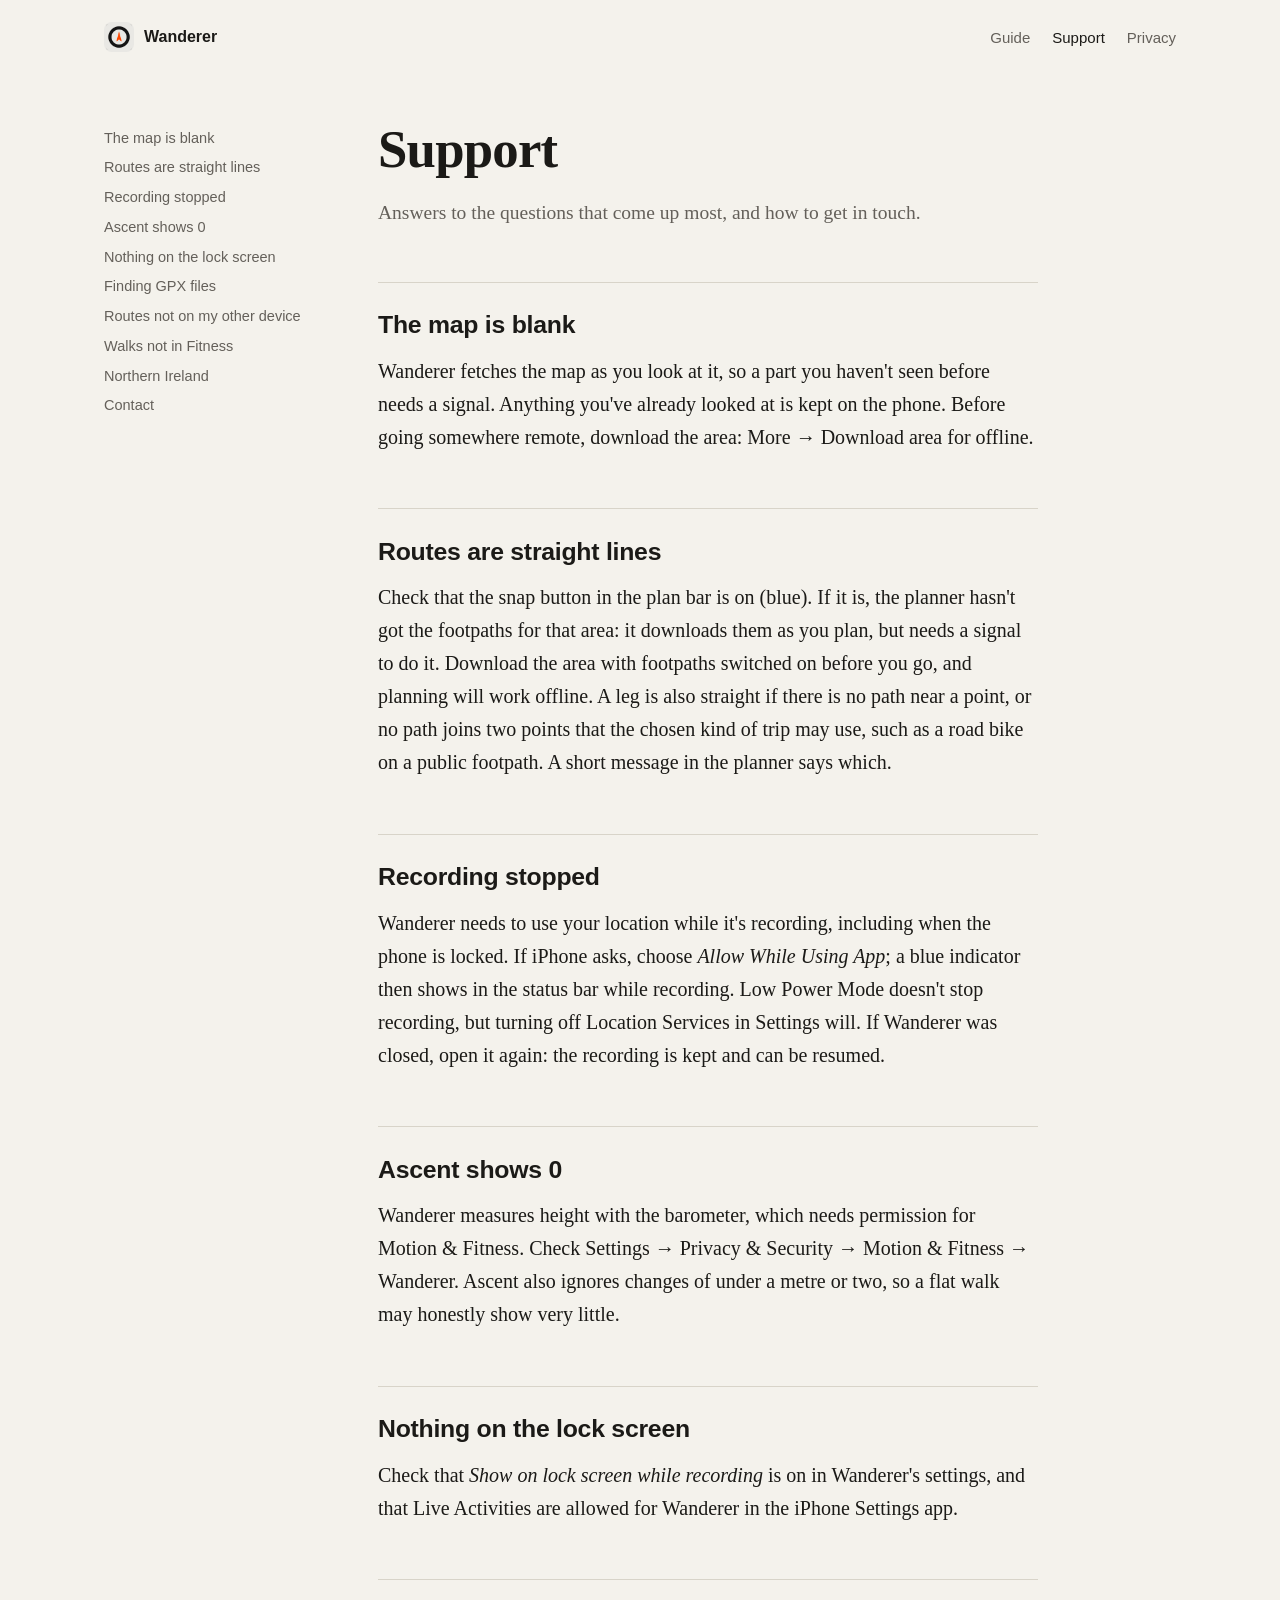
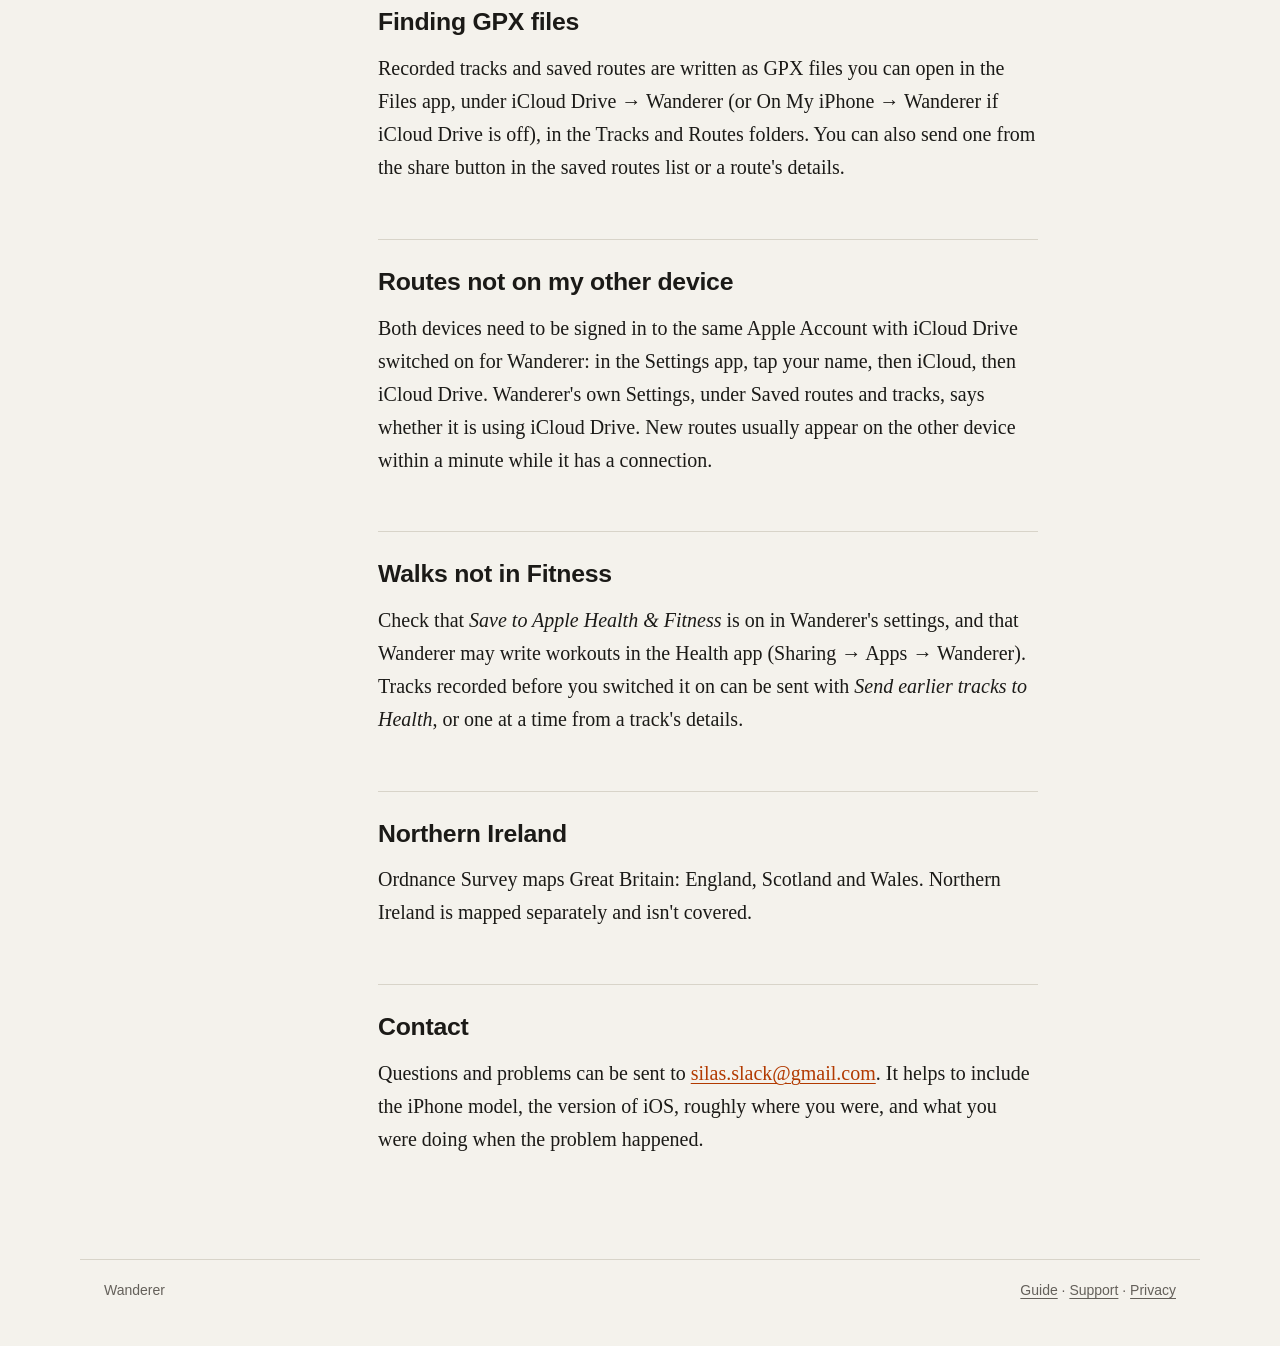
<file: support.html>
<!doctype html>
<html lang="en-GB">
<head>
<meta charset="utf-8">
<meta name="viewport" content="width=device-width, initial-scale=1, viewport-fit=cover">
<title>Support · Wanderer</title>
<meta name="description" content="Answers to common questions about Wanderer, and how to get in touch.">
<link rel="icon" href="img/icon.png">
<link rel="apple-touch-icon" href="img/apple-touch-icon.png">
<link rel="stylesheet" href="site.css">
</head>
<body>
<header class="site gutter">
  <a class="name" href="./"><img src="img/icon.png" alt="" width="30" height="30">Wanderer</a>
  <nav><a href="guide.html">Guide</a><a href="support.html" aria-current="page">Support</a><a href="privacy.html">Privacy</a></nav>
</header>

<main class="doc gutter">
  <ol class="contents">
    <li><a href="#blank">The map is blank</a></li>
    <li><a href="#straight">Routes are straight lines</a></li>
    <li><a href="#recording">Recording stopped</a></li>
    <li><a href="#ascent">Ascent shows 0</a></li>
    <li><a href="#lockscreen">Nothing on the lock screen</a></li>
    <li><a href="#files">Finding GPX files</a></li>
    <li><a href="#sync">Routes not on my other device</a></li>
    <li><a href="#fitness">Walks not in Fitness</a></li>
    <li><a href="#coverage">Northern Ireland</a></li>
    <li><a href="#contact">Contact</a></li>
  </ol>
  <article>
    <h1>Support</h1>
    <p class="lead">Answers to the questions that come up most, and how to get in touch.</p>

    <h2 id="blank">The map is blank</h2>
    <p>Wanderer fetches the map as you look at it, so a part you haven't seen before needs a signal. Anything you've already looked at is kept on the phone. Before going somewhere remote, download the area: More → Download area for offline.</p>

    <h2 id="straight">Routes are straight lines</h2>
    <p>Check that the snap button in the plan bar is on (blue). If it is, the planner hasn't got the footpaths for that area: it downloads them as you plan, but needs a signal to do it. Download the area with footpaths switched on before you go, and planning will work offline. A leg is also straight if there is no path near a point, or no path joins two points that the chosen kind of trip may use, such as a road bike on a public footpath. A short message in the planner says which.</p>

    <h2 id="recording">Recording stopped</h2>
    <p>Wanderer needs to use your location while it's recording, including when the phone is locked. If iPhone asks, choose <em>Allow While Using App</em>; a blue indicator then shows in the status bar while recording. Low Power Mode doesn't stop recording, but turning off Location Services in Settings will. If Wanderer was closed, open it again: the recording is kept and can be resumed.</p>

    <h2 id="ascent">Ascent shows 0</h2>
    <p>Wanderer measures height with the barometer, which needs permission for Motion &amp; Fitness. Check Settings → Privacy &amp; Security → Motion &amp; Fitness → Wanderer. Ascent also ignores changes of under a metre or two, so a flat walk may honestly show very little.</p>

    <h2 id="lockscreen">Nothing on the lock screen</h2>
    <p>Check that <em>Show on lock screen while recording</em> is on in Wanderer's settings, and that Live Activities are allowed for Wanderer in the iPhone Settings app.</p>

    <h2 id="files">Finding GPX files</h2>
    <p>Recorded tracks and saved routes are written as GPX files you can open in the Files app, under iCloud Drive → Wanderer (or On My iPhone → Wanderer if iCloud Drive is off), in the Tracks and Routes folders. You can also send one from the share button in the saved routes list or a route's details.</p>

    <h2 id="sync">Routes not on my other device</h2>
    <p>Both devices need to be signed in to the same Apple Account with iCloud Drive switched on for Wanderer: in the Settings app, tap your name, then iCloud, then iCloud Drive. Wanderer's own Settings, under Saved routes and tracks, says whether it is using iCloud Drive. New routes usually appear on the other device within a minute while it has a connection.</p>

    <h2 id="fitness">Walks not in Fitness</h2>
    <p>Check that <em>Save to Apple Health &amp; Fitness</em> is on in Wanderer's settings, and that Wanderer may write workouts in the Health app (Sharing → Apps → Wanderer). Tracks recorded before you switched it on can be sent with <em>Send earlier tracks to Health</em>, or one at a time from a track's details.</p>

    <h2 id="coverage">Northern Ireland</h2>
    <p>Ordnance Survey maps Great Britain: England, Scotland and Wales. Northern Ireland is mapped separately and isn't covered.</p>

    <h2 id="contact">Contact</h2>
    <p>Questions and problems can be sent to <a href="mailto:silas.slack@gmail.com">silas.slack@gmail.com</a>. It helps to include the iPhone model, the version of iOS, roughly where you were, and what you were doing when the problem happened.</p>
  </article>
</main>

<footer class="gutter"><span>Wanderer</span><span><a href="guide.html">Guide</a> · <a href="support.html">Support</a> · <a href="privacy.html">Privacy</a></span></footer>
</body>
</html>
</file>
<file: site.css>
/* Photographs carry the page. Paper for reading, a dark band where the pictures are judged,
   a serif for text and a quiet sans for labels. Links in the icon's orange. */
:root {
  --paper: #F4F2EC;
  --paper-2: #E9E6DD;
  --ink: #1B1A17;
  --quiet: #64605A;
  --rule: #D8D4C9;
  --link: #B23A00;
  --dark: #121211;
  --dark-ink: #EDEBE5;
  --dark-quiet: #9C988F;
  --sans: -apple-system, BlinkMacSystemFont, "Helvetica Neue", Helvetica, Arial, sans-serif;
  --serif: Charter, "Iowan Old Style", "Palatino Linotype", Georgia, serif;
}
@media (prefers-color-scheme: dark) {
  :root {
    --paper: #171715;
    --paper-2: #1F1F1C;
    --ink: #E9E7E1;
    --quiet: #A5A198;
    --rule: #34332E;
    --link: #F08A5D;
  }
}

* { box-sizing: border-box; }
html { -webkit-text-size-adjust: 100%; }
body { margin: 0; background: var(--paper); color: var(--ink); font: 20px/1.65 var(--serif); }
img { max-width: 100%; height: auto; display: block; }
a { color: var(--link); text-underline-offset: 3px; text-decoration-thickness: 1px; }
h1, h2, h3 { font-family: var(--sans); line-height: 1.2; text-wrap: balance; margin: 0; }
h2 { font-size: 1.55rem; font-weight: 650; letter-spacing: -0.01em; margin: 2.2em 0 0.6em; }
h3 { font-size: 1.08rem; font-weight: 650; margin: 1.6em 0 0.4em; }
p, ul, ol, dl, table { margin: 0 0 1.05em; }
ul, ol { padding-left: 1.25em; }
li { margin-bottom: 0.4em; }
li::marker { color: var(--quiet); }
strong { font-weight: 700; }

.measure { max-width: 660px; margin-left: auto; margin-right: auto; }
.gutter { padding-left: max(24px, env(safe-area-inset-left)); padding-right: max(24px, env(safe-area-inset-right)); }

/* header */
header.site { display: flex; justify-content: space-between; align-items: center; gap: 12px; flex-wrap: wrap;
  max-width: 1120px; margin: 0 auto; padding-top: 22px; padding-bottom: 22px; font: 15px var(--sans); }
header.site .name { display: flex; align-items: center; gap: 10px; color: var(--ink); text-decoration: none; font-weight: 650; font-size: 16px; }
header.site .name img { border-radius: 8px; }
header.site nav { display: flex; gap: 22px; }
header.site nav a { color: var(--quiet); text-decoration: none; }
header.site nav a:hover, header.site nav a[aria-current] { color: var(--ink); }

/* opening */
.opening { max-width: 1120px; margin: 0 auto; padding-top: 48px; padding-bottom: 56px;
  display: grid; grid-template-columns: minmax(0, 1fr) minmax(0, 1fr); gap: 56px; align-items: end; }
.opening h1 { font-family: var(--serif); font-weight: 700; font-size: clamp(3.2rem, 8vw, 5.6rem); line-height: 1; letter-spacing: -0.02em; margin-bottom: 0.35em; }
.opening .lead { font-size: 1.32rem; line-height: 1.5; margin: 0; }
.opening .text p { color: var(--quiet); }
.opening .text p:last-child { margin-bottom: 0; }
@media (max-width: 820px) { .opening { grid-template-columns: 1fr; gap: 24px; padding-top: 24px; } }

/* the darkroom band */
.darkroom { background: var(--dark); color: var(--dark-ink); padding-top: 56px; padding-bottom: 64px; }
.darkroom .inner { max-width: 1120px; margin: 0 auto; }
.darkroom h2 { color: var(--dark-ink); margin-top: 0; }
.darkroom p { color: var(--dark-quiet); }
.darkroom a { color: #F2A27C; }
.compare { position: relative; overflow: hidden; background: #000; cursor: ew-resize; touch-action: none; user-select: none; -webkit-user-select: none; border-radius: 4px; }
/* The before picture sets the size: landscape fills the width, portrait is held to the screen height. */
.compare { width: fit-content; max-width: 100%; margin: 0 auto; }
.compare img { width: auto; max-width: 100%; max-height: 82vh; -webkit-user-drag: none; user-select: none; -webkit-user-select: none; pointer-events: none; }
.compare .after { position: absolute; inset: 0; clip-path: inset(0 0 0 var(--cut, 50%)); }
.compare .after img { width: 100%; height: 100%; object-fit: cover; }
.compare .bar { position: absolute; top: 0; bottom: 0; left: var(--cut, 50%); width: 1px; background: rgba(255,255,255,.9); pointer-events: none; }
.compare .label { position: absolute; bottom: 12px; font: 600 12px var(--sans); letter-spacing: .04em; color: #fff; text-shadow: 0 1px 3px rgba(0,0,0,.7); pointer-events: none; }
.compare .label.l { left: 14px; } .compare .label.r { right: 14px; }
.compare-note { font: 14px var(--sans); color: var(--dark-quiet); margin: 10px 0 0; }
.compare-note button { font: inherit; background: none; border: 0; padding: 0; color: #F2A27C; text-decoration: underline; text-underline-offset: 3px; cursor: pointer; }
.chooser { display: grid; grid-template-columns: minmax(0, 1.75fr) minmax(0, 1fr); gap: 44px; align-items: start; }
.chooser .picture { position: sticky; top: 24px; }
.scenes { display: flex; gap: 8px; margin-top: 14px; flex-wrap: wrap; }
.scenes button { width: 54px; height: 54px; padding: 0; border: 0; border-radius: 3px; overflow: hidden; cursor: pointer; opacity: .55; outline: 1px solid transparent; outline-offset: 3px; background: #000; }
.scenes button[aria-pressed="true"] { opacity: 1; outline-color: var(--dark-ink); }
.scenes button:hover { opacity: .9; }
.scenes button:focus-visible { outline-color: var(--dark-ink); }
.scenes img { width: 100%; height: 100%; object-fit: cover; }
@media (max-width: 900px) { .chooser { grid-template-columns: 1fr; gap: 28px; } .chooser .picture { position: static; } }
.look-list { list-style: none; margin: 0; padding: 0; }
.look-list li { margin: 0; border-top: 1px solid #2B2A27; }
.look-list li:last-child { border-bottom: 1px solid #2B2A27; }
.look-list button { display: block; width: 100%; text-align: left; background: none; border: 0; padding: 13px 0 14px; cursor: pointer; color: var(--dark-quiet); font: inherit; }
.look-list .n { font: 650 17px var(--sans); color: #8F8B83; }
.look-list .c { font: 13px var(--sans); color: #6E6B64; margin-left: 6px; }
.look-list .d { display: none; font-size: 16px; line-height: 1.5; margin-top: 4px; color: var(--dark-quiet); }
.look-list button:hover .n { color: var(--dark-ink); }
.look-list button[aria-pressed="true"] .n { color: #fff; }
.look-list button[aria-pressed="true"] .c { color: var(--dark-quiet); }
.look-list button[aria-pressed="true"] .d { display: block; }
.look-list button:focus-visible { outline: 1px solid var(--dark-ink); outline-offset: 2px; }

/* screenshots */
.screens { background: var(--paper-2); padding-top: 48px; padding-bottom: 48px; }
.screens .row { max-width: 1120px; margin: 0 auto; display: grid; grid-template-columns: repeat(3, minmax(0, 1fr)); gap: 32px; }
@media (max-width: 760px) { .screens .row { grid-template-columns: 1fr; max-width: 300px; } }
.screens figure { margin: 0; }
.screens img { border-radius: 22px; box-shadow: 0 1px 2px rgba(0,0,0,.12), 0 12px 30px -12px rgba(0,0,0,.3); }
figcaption { font: 14px/1.45 var(--sans); color: var(--quiet); margin-top: 12px; }

section.text { padding-top: 24px; padding-bottom: 8px; }
section.text > h2:first-child { margin-top: 1.4em; }

/* guide and other documents */
.doc { max-width: 1120px; margin: 0 auto; display: grid; grid-template-columns: 210px minmax(0, 660px); gap: 64px; padding-top: 16px; padding-bottom: 40px; }
.doc .contents { position: sticky; top: 24px; align-self: start; font: 14.5px/1.5 var(--sans); padding: 0; margin: 2.6em 0 0; list-style: none; }
.doc .contents li { margin-bottom: 8px; }
.doc .contents a { color: var(--quiet); text-decoration: none; }
.doc .contents a:hover { color: var(--ink); }
.doc h1 { font-family: var(--serif); font-weight: 700; font-size: clamp(2.4rem, 5vw, 3.3rem); line-height: 1.05; letter-spacing: -0.015em; margin: 0.6em 0 0.4em; }
.doc .lead { font-size: 1.22rem; line-height: 1.5; color: var(--quiet); }
.doc h2 { scroll-margin-top: 20px; padding-top: 1.1em; border-top: 1px solid var(--rule); }
.doc h3 { scroll-margin-top: 20px; }
@media (max-width: 900px) { .doc { grid-template-columns: 1fr; gap: 0; } .doc .contents { position: static; columns: 2; column-gap: 24px; margin-top: 1em; } }

.aside-shot { float: right; width: 210px; margin: 0.3em 0 1em 32px; }
.aside-shot img { border-radius: 20px; box-shadow: 0 1px 2px rgba(0,0,0,.12), 0 10px 26px -12px rgba(0,0,0,.3); }
@media (max-width: 560px) { .aside-shot { float: none; width: 230px; margin: 1.2em auto; } }
h2 { clear: both; }

table.plain { width: 100%; border-collapse: collapse; font-size: 17px; line-height: 1.5; }
table.plain th, table.plain td { text-align: left; padding: 9px 14px 9px 0; border-bottom: 1px solid var(--rule); vertical-align: top; }
table.plain th { white-space: nowrap; font: 650 15px var(--sans); padding-top: 11px; }

footer { max-width: 1120px; margin: 3em auto 0; padding-top: 22px; padding-bottom: 48px; border-top: 1px solid var(--rule); font: 14px var(--sans); color: var(--quiet); display: flex; justify-content: space-between; flex-wrap: wrap; gap: 10px; }
footer a { color: var(--quiet); }
</file>
